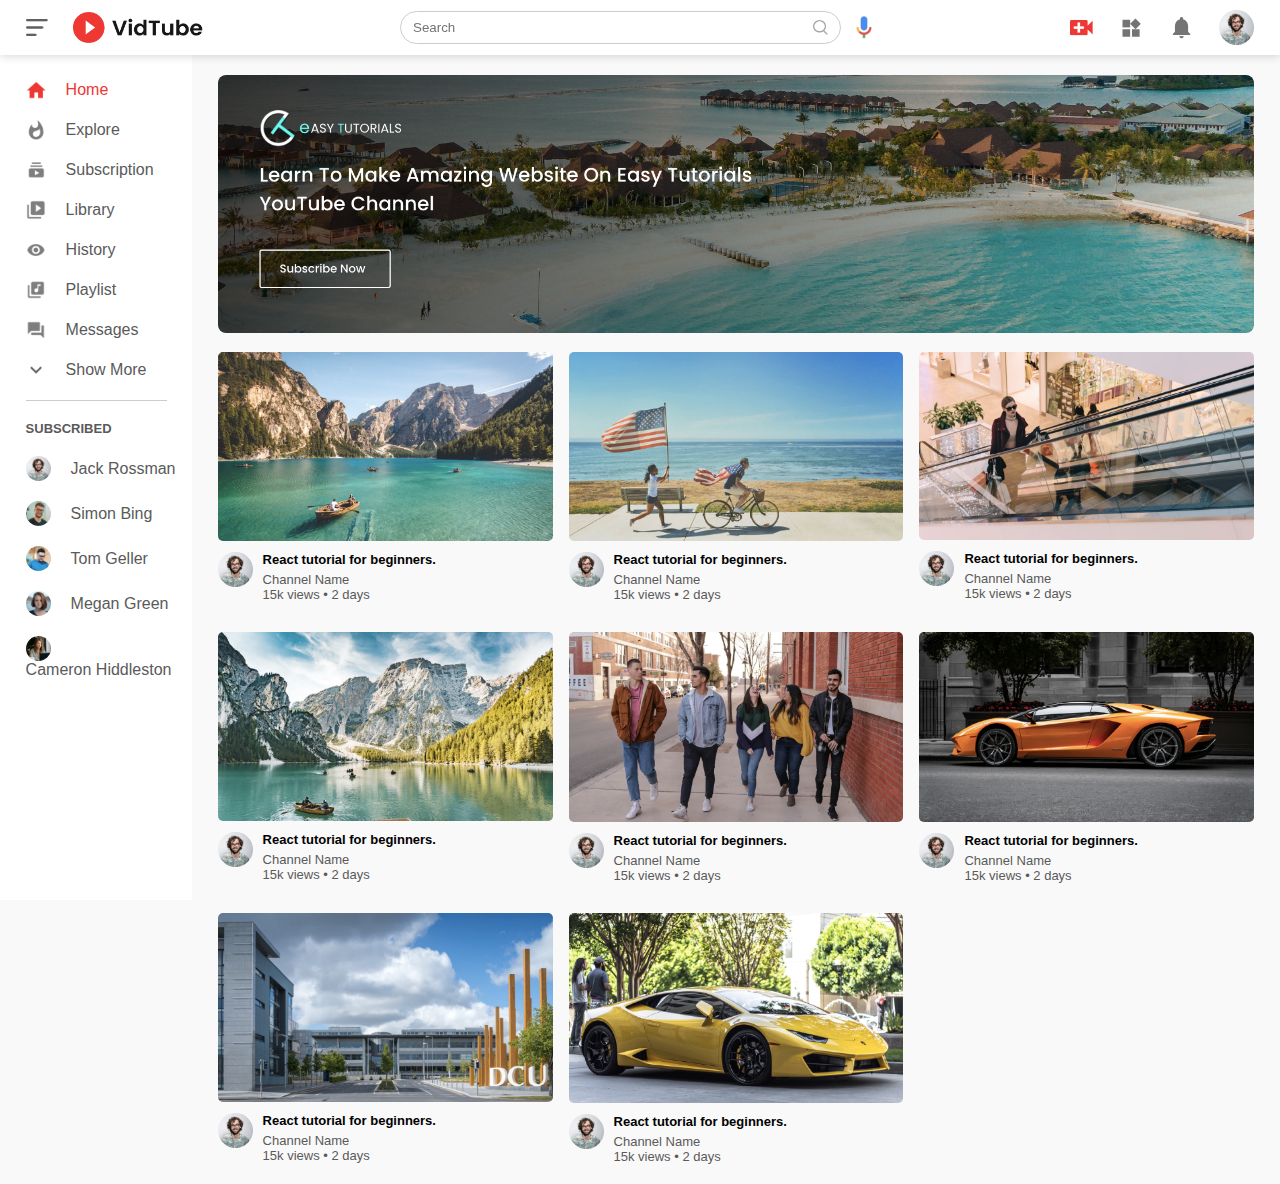
<file: index.html>
<!DOCTYPE html>
<html lang="en">
<head>
    <meta charset="UTF-8">
    <meta http-equiv="X-UA-Compatible" content="IE=edge">
    <meta name="viewport" content="width=device-width, initial-scale=1.0">
    <link rel="stylesheet" href="style.css">
    <title>VidTube</title>
</head>
<body>
    
    <nav class="flex-div">
        <div class="navLeft flex-div">
            <img src="img/menu.png" class="menuIcon">
            <img src="img/logo.png" class="logo">
        </div>
        <div class="navMiddle flex-div">
            <div class="searchBox flex-div">
                <input type="text" placeholder="Search">
                <img src="img/search.png">
            </div>
            <img src="img/voice-search.png" class="micIcon">
        </div>
        <div class="navRight flex-div">
            <img id="dis" src="img/upload.png">
            <img id="dis" src="img/more.png">
            <img id="dis" src="img/notification.png">
            <img class="userIcon" src="img/Jack.png">
        </div>
    </nav>
    
<!-- SIDEBAR -->

<div class="sidebar">
    <div class="shortcutLinks">
        <a href=""><img src="img/home.png" alt=""><p>Home</p></a>
        <a href=""><img src="img/explore.png" alt=""><p>Explore</p></a>
        <a href=""><img src="img/subscriprion.png" alt=""><p>Subscription</p></a>
        <a href=""><img src="img/library.png" alt=""><p>Library</p></a>
        <a href=""><img src="img/history.png" alt=""><p>History</p></a>
        <a href=""><img src="img/playlist.png" alt=""><p>Playlist</p></a>
        <a href=""><img src="img/messages.png" alt=""><p>Messages</p></a>
        <a href=""><img src="img/show-more.png" alt=""><p>Show More</p></a>
        <hr>
    </div>
    <div class="subscribedList">
        <h3>SUBSCRIBED</h3>
        <a href=""><img src="img/Jack.png" alt=""><p>Jack Rossman</p></a>
        <a href=""><img src="img/simon.png" alt=""><p>Simon Bing</p></a>
        <a href=""><img src="img/tom.png" alt=""><p>Tom Geller</p></a>
        <a href=""><img src="img/megan.png" alt=""><p>Megan Green</p></a>
        <a href=""><img src="img/cameron.png" alt=""><p>Cameron Hiddleston</p></a>
    </div>
</div>




<!--------------Main------------------>

<div class="container">
    <div class="banner">
        <img src="img/banner.png">
    </div>

    <div class="listContainer">
        <div class="vidList">
            <a href="playVideo.html"><img src="img/thumbnail1.png" class="thumbnail"></a>
            <div class="flex-div">
                <img src="img/Jack.png">
                <div class="vidInfo">
                    <a href="playVideo.html">React tutorial for beginners.</a>
                    <p>Channel Name</p>
                    <p>15k views &bull; 2 days</p>
                </div>
            </div>
        </div>

        <div class="vidList">
            <a href=""><img src="img/thumbnail2.png" class="thumbnail"></a>
            <div class="flex-div">
                <img src="img/Jack.png">
                <div class="vidInfo">
                    <a href="">React tutorial for beginners.</a>
                    <p>Channel Name</p>
                    <p>15k views &bull; 2 days</p>
                </div>
            </div>
        </div>

        <div class="vidList">
            <a href=""><img src="img/thumbnail3.png" class="thumbnail"></a>
            <div class="flex-div">
                <img src="img/Jack.png">
                <div class="vidInfo">
                    <a href="">React tutorial for beginners.</a>
                    <p>Channel Name</p>
                    <p>15k views &bull; 2 days</p>
                </div>
            </div>
        </div>

        <div class="vidList">
            <a href=""><img src="img/thumbnail4.png" class="thumbnail"></a>
            <div class="flex-div">
                <img src="img/Jack.png">
                <div class="vidInfo">
                    <a href="">React tutorial for beginners. </a>
                    <p>Channel Name</p>
                    <p>15k views &bull; 2 days</p>
                </div>
            </div>
        </div>

        <div class="vidList">
            <a href=""><img src="img/thumbnail5.png" class="thumbnail"></a>
            <div class="flex-div">
                <img src="img/Jack.png">
                <div class="vidInfo">
                    <a href="">React tutorial for beginners. </a>
                    <p>Channel Name</p>
                    <p>15k views &bull; 2 days</p>
                </div>
            </div>
        </div>

        <div class="vidList">
            <a href=""><img src="img/thumbnail6.png" class="thumbnail"></a>
            <div class="flex-div">
                <img src="img/Jack.png">
                <div class="vidInfo">
                    <a href="">React tutorial for beginners. </a>
                    <p>Channel Name</p>
                    <p>15k views &bull; 2 days</p>
                </div>
            </div>
        </div>

        <div class="vidList">
            <a href=""><img src="img/thumbnail7.png" class="thumbnail"></a>
            <div class="flex-div">
                <img src="img/Jack.png">
                <div class="vidInfo">
                    <a href="">React tutorial for beginners. </a>
                    <p>Channel Name</p>
                    <p>15k views &bull; 2 days</p>
                </div>
            </div>
        </div>

        <div class="vidList">
            <a href=""><img src="img/thumbnail8.png" class="thumbnail"></a>
            <div class="flex-div">
                <img src="img/Jack.png">
                <div class="vidInfo">
                    <a href="">React tutorial for beginners. </a>
                    <p>Channel Name</p>
                    <p>15k views &bull; 2 days</p>
                </div>
            </div>
        </div>

    </div>
</div>
    





<script src="js/script.js"></script>
</body>
</html>
</file>
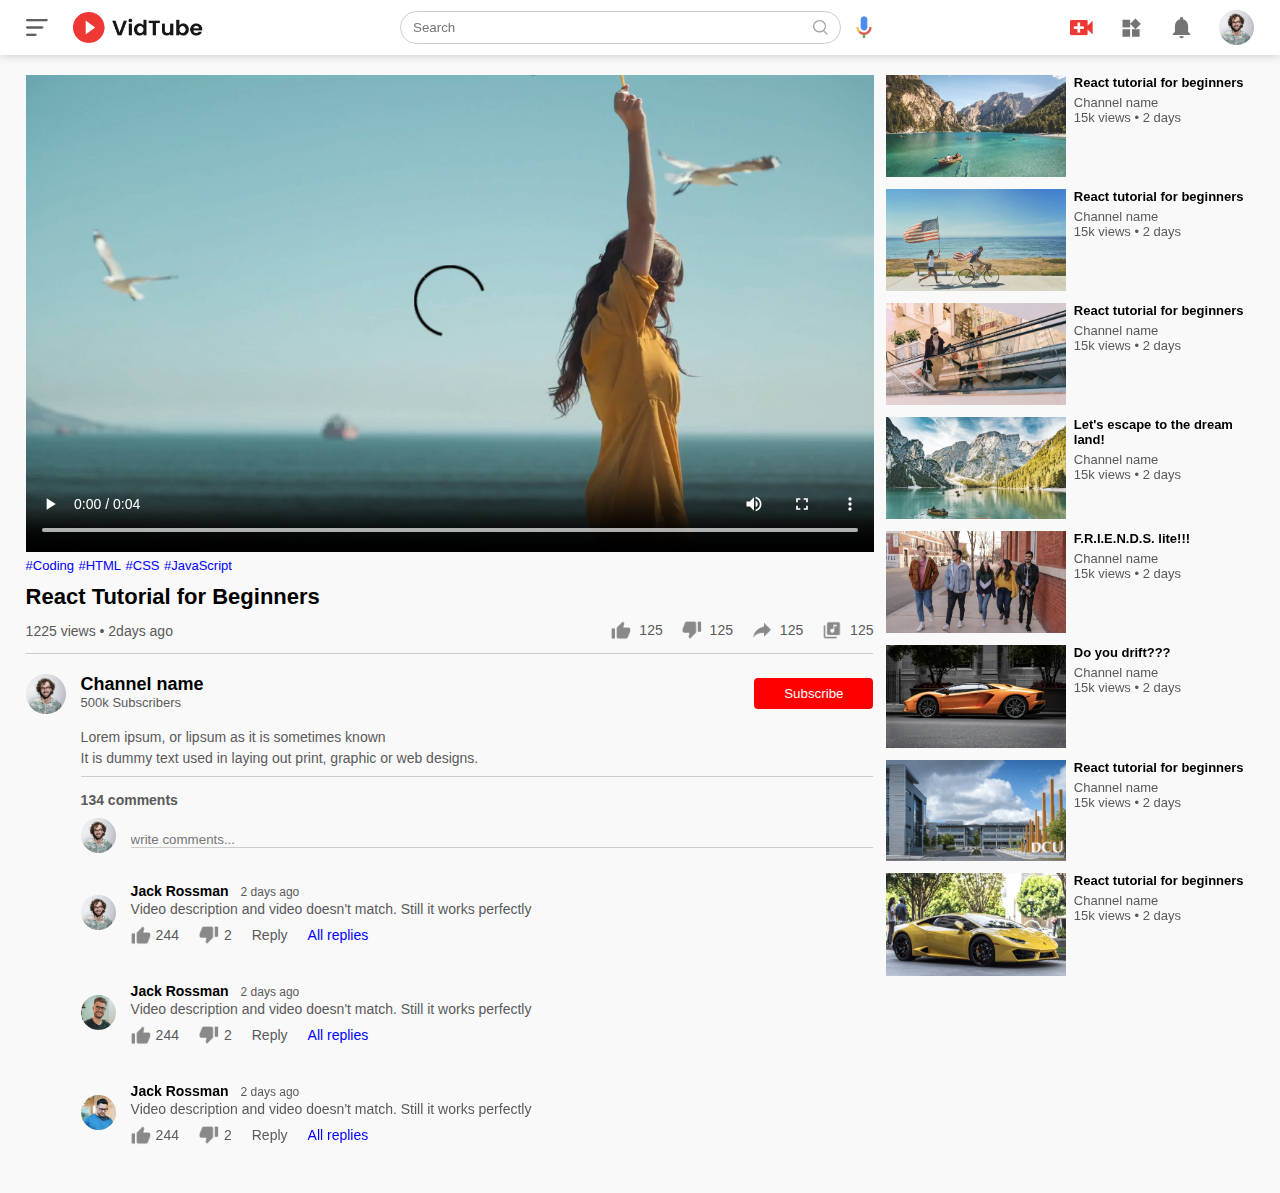
<file: playVideo.html>
<!DOCTYPE html>
<html lang="en">
<head>
    <meta charset="UTF-8">
    <meta http-equiv="X-UA-Compatible" content="IE=edge">
    <meta name="viewport" content="width=device-width, initial-scale=1.0">
    <title>Play Video</title>
    <link rel="stylesheet" href="style.css">
</head>
<body>
    <nav class="flex-div">
        <div class="navLeft flex-div">
            <img src="img/menu.png" class="menuIcon">
            <img src="img/logo.png" class="logo">
        </div>
        <div class="navMiddle flex-div">
            <div class="searchBox flex-div">
                <input type="text" placeholder="Search">
                <img src="img/search.png">
            </div>
            <img src="img/voice-search.png" class="micIcon">
        </div>
        <div class="navRight flex-div">
            <img src="img/upload.png">
            <img src="img/more.png">
            <img src="img/notification.png">
            <img class="userIcon" src="img/Jack.png">
        </div>
    </nav>


    <!-- main -->

<div class="container playContainer">
    <div class="row">
        <div class="playVideo">
            <video controls autoplay>
                <source src="img/video.mp4" type="video/mp4">
            </video>

            <div class="tags">
                <a href="">#Coding</a>
                <a href="">#HTML</a>
                <a href="">#CSS</a>
                <a href="">#JavaScript</a>
            </div>
            <h3>React Tutorial for Beginners</h3>
            <div class="playVideoInfo">
                <p>1225 views &bull; 2days ago</p>
                <div>
                    <a href=""><img src="img/like.png">125</a>
                    <a href=""><img src="img/dislike.png">125</a>
                    <a href=""><img src="img/share.png">125</a>
                    <a href=""><img src="img/save.png">125</a>
                </div>
            </div>
            <hr>

            <div class="publisher">
                <img src="img/Jack.png">
                <div>
                    <p>Channel name</p>
                    <span>500k Subscribers</span>
                </div>
                <button type="button">Subscribe</button>
            </div>
            <div class="videoDescription">
                <p>Lorem ipsum, or lipsum as it is sometimes known</p>
                <p>It is dummy text used in laying out print, graphic or web designs.</p>
                <hr>
                <h4>134 comments</h4>

                <div class="addComment">
                    <img src="img/Jack.png">
                    <input type="text" placeholder="write comments...">
                </div>

                <div class="oldComment">
                    <img src="img/Jack.png">
                    <div>
                        <h3>Jack Rossman <span>2 days ago</span></h3>
                        <p>Video description and video doesn't match. Still it works perfectly</p>
                        <div class="commentAction">
                            <img src="img/like.png">
                            <span>244</span>
                            <img src="img/dislike.png">
                            <span>2</span>
                            <span>Reply</span>
                            <a href="">All replies</a>
                          
                        </div>
                    </div>
                </div>
                <div class="oldComment">
                    <img src="img/simon.png">
                    <div>
                        <h3>Jack Rossman <span>2 days ago</span></h3>
                        <p>Video description and video doesn't match. Still it works perfectly</p>
                        <div class="commentAction">
                            <img src="img/like.png">
                            <span>244</span>
                            <img src="img/dislike.png">
                            <span>2</span>
                            <span>Reply</span>
                            <a href="">All replies</a>
                          
                        </div>
                    </div>
                </div>
                <div class="oldComment">
                    <img src="img/tom.png">
                    <div>
                        <h3>Jack Rossman <span>2 days ago</span></h3>
                        <p>Video description and video doesn't match. Still it works perfectly</p>
                        <div class="commentAction">
                            <img src="img/like.png">
                            <span>244</span>
                            <img src="img/dislike.png">
                            <span>2</span>
                            <span>Reply</span>
                            <a href="">All replies</a>
                          
                        </div>
                    </div>
                </div>
            </div>


        </div>
        
    
        <div class="rightSidebar">
            <div class="sideVideoList">
                <a href="" class="smallThumbnail"><img src="img/thumbnail1.png" alt=""></a>
                <div class="vidInfo">
                    <a href="">React tutorial for beginners</a>
                    <p>Channel name</p>
                    <p>15k views &bull; 2 days</p>
                </div>
            </div>
            <div class="sideVideoList">
                <a href="" class="smallThumbnail"><img src="img/thumbnail2.png" alt=""></a>
                <div class="vidInfo">
                    <a href="">React tutorial for beginners</a>
                    <p>Channel name</p>
                    <p>15k views &bull; 2 days</p>
                </div>
            </div>
            <div class="sideVideoList">
                <a href="" class="smallThumbnail"><img src="img/thumbnail3.png" alt=""></a>
                <div class="vidInfo">
                    <a href="">React tutorial for beginners</a>
                    <p>Channel name</p>
                    <p>15k views &bull; 2 days</p>
                </div>
            </div>
            <div class="sideVideoList">
                <a href="" class="smallThumbnail"><img src="img/thumbnail4.png" alt=""></a>
                <div class="vidInfo">
                    <a href="">Let's escape to the dream land!</a>
                    <p>Channel name</p>
                    <p>15k views &bull; 2 days</p>
                </div>
            </div>
            <div class="sideVideoList">
                <a href="" class="smallThumbnail"><img src="img/thumbnail5.png" alt=""></a>
                <div class="vidInfo">
                    <a href="">F.R.I.E.N.D.S. lite!!!</a>
                    <p>Channel name</p>
                    <p>15k views &bull; 2 days</p>
                </div>
            </div>
            <div class="sideVideoList">
                <a href="" class="smallThumbnail"><img src="img/thumbnail6.png" alt=""></a>
                <div class="vidInfo">
                    <a href="">Do you drift???</a>
                    <p>Channel name</p>
                    <p>15k views &bull; 2 days</p>
                </div>
            </div>
            <div class="sideVideoList">
                <a href="" class="smallThumbnail"><img src="img/thumbnail7.png" alt=""></a>
                <div class="vidInfo">
                    <a href="">React tutorial for beginners</a>
                    <p>Channel name</p>
                    <p>15k views &bull; 2 days</p>
                </div>
            </div>
            <div class="sideVideoList">
                <a href="" class="smallThumbnail"><img src="img/thumbnail8.png" alt=""></a>
                <div class="vidInfo">
                    <a href="">React tutorial for beginners</a>
                    <p>Channel name</p>
                    <p>15k views &bull; 2 days</p>
                </div>
            </div>

        </div>
    </div>
</div>
















</body>
</html>
</file>
<file: style.css>
/* ---------------NEEDS LOT OF WORK------------------- */
/* cleaner codes are needed. just for now upload it on github then update it.  for later stage add react to it*/

*{
    margin:0;
    padding: 0;
    font-family: 'poppins', sans-serif;
    box-sizing: border-box;
}

a{
    text-decoration: none;
    color: #5a5a5a;
}
img{
    cursor: pointer;
}
.flex-div{
    display: flex;
    align-items: center;
}

nav{
    padding: 10px 2%;
    justify-content: space-between;
    box-shadow: 0 0 10px rgb(0,0,0, 0.2);
    background-color: #fff;
    position: sticky;
    top: 0;
    z-index: 10;
}

.navRight img{
    width: 25px;
    margin-right: 25px;
}
.navRight .userIcon{
    width: 35px;
    border-radius: 50px;
    margin-right: 0;
}

.navLeft .menuIcon{
    width: 22px;
    margin-right: 25px;
}

.navLeft .logo{
    width: 130px;
}

.navMiddle .micIcon{
    width: 16px;

}
.navMiddle .searchBox{
    border: 1px solid #ccc;
    margin-right: 15px;
    padding: 8px 12px;
    border-radius: 25px;
}
.navMiddle .searchBox input{
    width: 400px;
    border: 0;
    outline: 0;
    background: transparent;
}
.navMiddle .searchBox img{
    width: 15px;
}

/*---------- SIDEBAR ----------*/


.sidebar{
    background: #fff;
    width:15%;
    height: 100vh;
    position:fixed;
    top: 0;
    padding-left: 2%;
    padding-top: 80px;
}

.shortcutLinks a img{
    width: 20px;
    margin-right: 20px;
}

.shortcutLinks a{
    display: flex;
    align-items: center;
    margin-bottom: 20px;
    width: fit-content;
    flex-wrap: wrap;
}

.shortcutLinks a:first-child{
    color: #ed3833;
}

.sidebar hr{
border: 0;
height: 1px;
background: #ccc;
width: 85%;
}


.subscribedList h3{
font-size: 13px;
margin: 20px 0;
color: #5a5a5a;
}

.subscribedList a{
    display: flex;
    align-items: center;
    margin-bottom: 20px;
    width: fit-content;
    flex-wrap: wrap;
}

.subscribedList a img{
    width: 25px;
    border-radius: 50%;
    margin-right: 20px;
}  


.smallSidebar{
width: 5%;
}

.smallSidebar a p{
    display: none;
}
.smallSidebar h3{
    display: none;
}
.smallSidebar hr{
    width: 50%;
    margin-bottom: 25px;
}

/* -----------------------MAIN------------------------- */

.container{
    background: #f9f9f9;
    padding-left: 17%;
    padding-right: 2%;
    padding-top: 20px;
    padding-bottom: 20px;
}
.largeContainer{
    padding: 7%;
}

.banner{
    width: 100%;
}
.banner img{
    width: 100%;
    border-radius: 8px;
}


.listContainer{
    display: grid;
    grid-template-columns: repeat(auto-fit, minmax(250px, 1fr));
    grid-column-gap: 16px;
    grid-row-gap: 30px;
    margin-top: 15px;
}

.vidList .thumbnail{
    width: 100%;
    border-radius: 5px;
}

.vidList .flex-div{
    align-items: flex-start;
    margin-top: 7px;
}

.vidList .flex-div img{
    width: 35px;
    margin-right: 10px;
    border-radius: 50%;
}

.vidInfo{
    color: #5a5a5a;
    font-size: 13px;
}
.vidInfo a {
    color: #000;
    font-weight: 600;
    display: block;
    margin-bottom: 5px;
}



@media (max-width: 900px){
    .menuIcon{

        display: none;
    }
    .sidebar{
        display: none;
    }
    .container, .largeContainer{
        padding-left: 5%;
        padding-right: 5%S;
    }
    .navRight i{
        display: none;
    }
    #dis{
        display: none;
    }

    .navMiddle .searchBox input{
        width: 100px;
    }
    .navMiddle .micIcon{
        display: none;
    }
}

/* ------------play video-------------- */

.playContainer{
    padding-left: 2%;
}

.row{
    display: flex;
    justify-content: space-between;
    flex-wrap: wrap;
}
.playVideo{
    flex-basis: 69%;
}
.rightSidebar{
    flex-basis: 30%;
}

.playVideo video{
    width: 100%;
}

/* smallsidebar in play video */

.sideVideoList{
    display: flex;
    justify-content: space-between;
    margin-bottom: 8px;
}

.sideVideoList img{
    width: 100%;
}
.sideVideoList .smallThumbnail{
    flex-basis: 49%;
}
.sideVideoList .vidInfo{
    flex-basis: 49%;
}


/* tags in play Video */

.playVideo .tags a{
    color: #0000ff;
    font-size: 13px;
}

.playVideo h3{
    font-weight: 600;
    font-size: 22px;
    padding-top: 10px;
}

.playVideo .playVideoInfo{
    display: flex;
    align-items: center;
    justify-content: space-between;
    flex-wrap: wrap;
    margin-top: 10px;
    font-size: 14px;
    color: #5a5a5a;
}
.playVideo .playVideoInfo a img{
    width: 20px;
    margin-right: 8px;
}
.playVideo .playVideoInfo a{
    display: inline-flex;
    align-items: center;
    margin-left: 15px;
}
.playVideo hr{
    border: 0;
    height: 1px;
    background: #ccc;
    margin: 10px 0;
}

/* video publisher */

.publisher{
    display: flex;
    align-items: center;
    margin-top: 20px;
}
.publisher div{
    flex: 1;
    line-height: 18px;
}
.publisher img{
    width: 40px;
    border-radius: 50%;
    margin-right: 15px;
}
.publisher div p{
    color: #000;
    font-weight: 600;
    font-size: 18px;
}
.publisher div span{
    font-size: 13px;
    color: #5a5a5a;
}
.publisher button{
    background: red;
    color: #fff;
    padding: 8px 30px;
    border: 0;
    outline: 0;
    border-radius: 4px;
    cursor: pointer;
}

.videoDescription{
    padding-left: 55px;
    margin: 15px 0;
}
.videoDescription p{
    font-size: 14px;
    margin-bottom: 5px;
    color: #5a5a5a;
}
.videoDescription h4{
    font-size: 14px;
    color: #5a5a5a;
    margin-top: 15px;
}

/*-------- comment----------- */

.addComment{
    display: flex;
    align-items: center;
    margin: 10px 0;
}
.addComment img{
    width: 35px;
    border-radius: 50%;
    margin-right: 15px;
}
.addComment input{
    border: 0;
    outline: 0;
    border-bottom: 1px solid #ccc;
    width: 100%;
    padding-top: 10px;
    background: transparent;
}
.oldComment{
    display: flex;
    align-items: center;
    margin: 20px 0;
}
.oldComment img{
    width: 35px;
    border-radius: 50%;
    margin-right: 15px;
}
.oldComment h3{
    font-size: 14px;
    margin-bottom: 2px;
}
.oldComment h3 span{
    font-size: 12px;
    color: #5a5a5a;
    font-weight: 500;
    margin-left: 8px;
}
.oldComment .commentAction{
    display: flex;
    align-items: center;
    margin: 8px 0;
    font-size: 14px;
}
.oldComment .commentAction img{
    border-radius: 0;
    width: 20px;
    margin-right: 5px;
}
.oldComment .commentAction span{
    margin-right: 20px;
    color: #5a5a5a;
}
.oldComment .commentAction a{
    color: #0000ff;
}

@media (max-width:900px){
    .playVideo{
        flex-basis: 100%;
    }
    .rightSidebar{
        flex-basis: 100%;
    }
    .playContainer{
        padding-left: 5%;
    }
    .videoDescription{
        padding-left: 0;
    }
    .playVideo .playVideoInfo a{
        margin-left: 0;
        margin-right: 15px;
        margin-top: 15px;
    }
}
</file>
